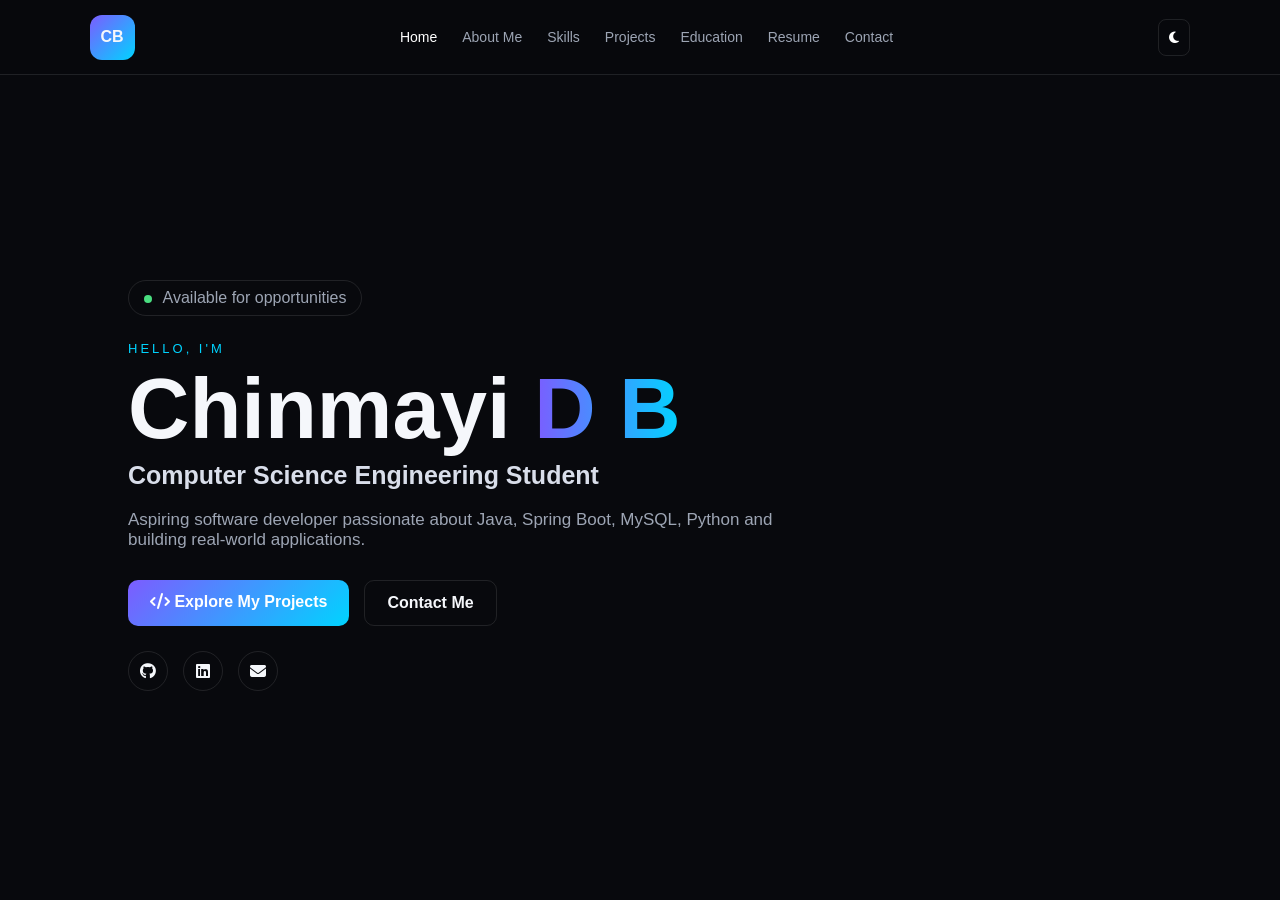
<file: index.html>
<!DOCTYPE html>
<html lang="en">
<head>
    <meta charset="UTF-8">
    <meta name="viewport" content="width=device-width, initial-scale=1.0">

    <title>Chinmayi D B | Home</title>

    <link rel="stylesheet" href="style.css">

    <link rel="stylesheet"
          href="https://cdnjs.cloudflare.com/ajax/libs/font-awesome/6.5.2/css/all.min.css">

</head>

<body>

<header class="navbar">

    <a href="index.html" class="logo">CB</a>

    <nav>
        <a class="active" href="index.html">Home</a>
        <a href="about.html">About Me</a>
        <a href="skills.html">Skills</a>
        <a href="projects.html">Projects</a>
        <a href="education.html">Education</a>
        <a href="resume.html">Resume</a>
        <a href="contact.html">Contact</a>
    </nav>

    <button id="themeToggle">
        <i class="fas fa-moon"></i>
    </button>

</header>


<main class="home">

    <div class="home-content">

        <div class="status">
            <span></span>
            Available for opportunities
        </div>

        <p class="small-title">
            HELLO, I'M
        </p>

        <h1>
            Chinmayi <span>D B</span>
        </h1>

        <h2>
            Computer Science Engineering Student
        </h2>

        <p>
            Aspiring software developer passionate about
            Java, Spring Boot, MySQL, Python and building
            real-world applications.
        </p>

        <div class="buttons">

            <a href="projects.html" class="btn primary">
                <i class="fas fa-code"></i>
                Explore My Projects
            </a>

            <a href="contact.html" class="btn secondary">
                Contact Me
            </a>

        </div>

        <div class="social">

            <a href="#" target="_blank">
                <i class="fab fa-github"></i>
            </a>

            <a href="#" target="_blank">
                <i class="fab fa-linkedin"></i>
            </a>

            <a href="mailto:dbchinmayi@gmail.com">
                <i class="fas fa-envelope"></i>
            </a>

        </div>

    </div>


    


        </div>

    </div>

</main>


<script src="script.js"></script>

</body>
</html>
</file>
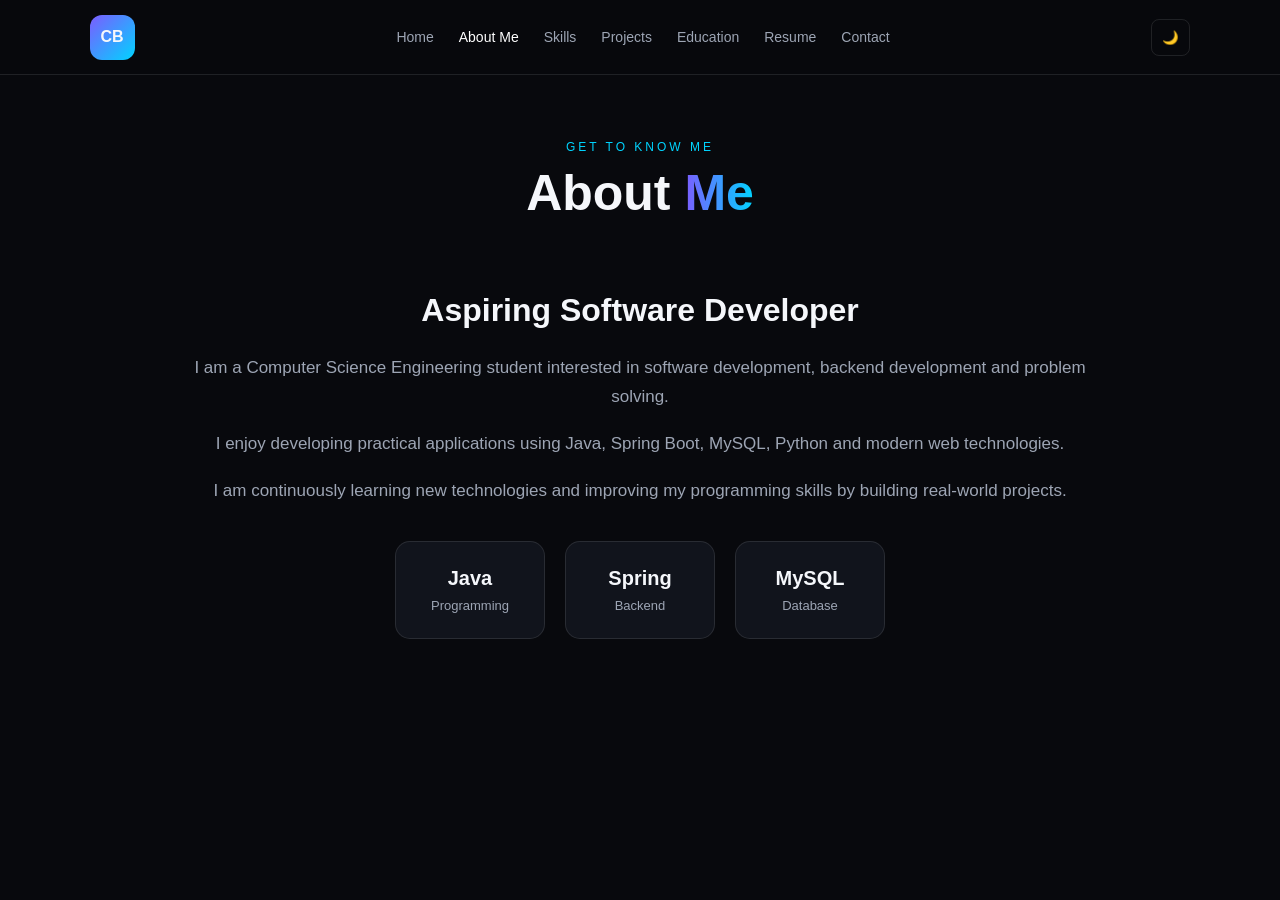
<file: about.html>
<!DOCTYPE html>
<html lang="en">

<head>

    <meta charset="UTF-8">

    <meta name="viewport"
          content="width=device-width, initial-scale=1.0">

    <title>About Me | Chinmayi D B</title>

    <link rel="stylesheet" href="style.css">

</head>

<body>

<header class="navbar">

    <a href="index.html" class="logo">CB</a>

    <nav>
        <a href="index.html">Home</a>

        <a class="active" href="about.html">
            About Me
        </a>

        <a href="skills.html">
            Skills
        </a>

        <a href="projects.html">
            Projects
        </a>

        <a href="education.html">
            Education
        </a>

        <a href="resume.html">
            Resume
        </a>

        <a href="contact.html">
            Contact
        </a>
    </nav>

    <button id="themeToggle">
        🌙
    </button>

</header>


<!-- ================= ABOUT PAGE ================= -->

<main class="page">


    <!-- PAGE TITLE -->

    <div class="page-title">

        <p>
            GET TO KNOW ME
        </p>

        <h1>
            About <span>Me</span>
        </h1>

    </div>


    <!-- ABOUT CONTENT -->

    <section class="about-page">


        <!-- REMOVE EMPTY PHOTO SECTION -->

        <div class="about-text">

            <h2>
                Aspiring Software Developer
            </h2>


            <p>
                I am a Computer Science Engineering student
                interested in software development, backend
                development and problem solving.
            </p>


            <p>
                I enjoy developing practical applications
                using Java, Spring Boot, MySQL, Python and
                modern web technologies.
            </p>


            <p>
                I am continuously learning new technologies
                and improving my programming skills by
                building real-world projects.
            </p>


            <!-- SKILL BOXES -->

            <div class="about-boxes">

                <div>

                    <strong>
                        Java
                    </strong>

                    <span>
                        Programming
                    </span>

                </div>


                <div>

                    <strong>
                        Spring
                    </strong>

                    <span>
                        Backend
                    </span>

                </div>


                <div>

                    <strong>
                        MySQL
                    </strong>

                    <span>
                        Database
                    </span>

                </div>

            </div>

        </div>

    </section>

</main>


<script src="script.js"></script>

</body>

</html>
</file>
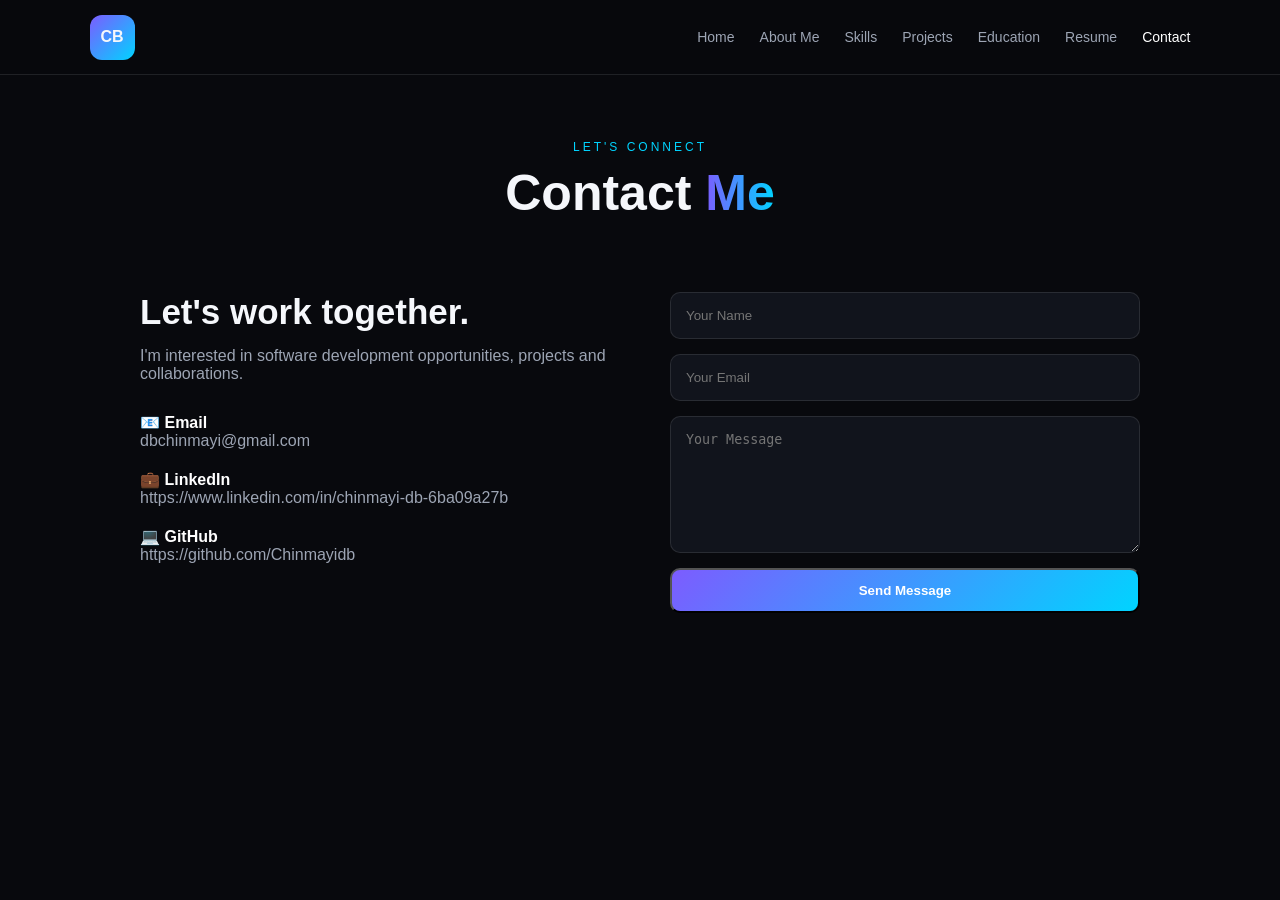
<file: contact.html>
<!DOCTYPE html>
<html lang="en">

<head>

    <meta charset="UTF-8">

    <meta name="viewport"
          content="width=device-width, initial-scale=1.0">

    <title>Contact | Chinmayi D B</title>

    <link rel="stylesheet" href="style.css">

</head>

<body>

<header class="navbar">

    <a href="index.html" class="logo">CB</a>

    <nav>
        <a href="index.html">Home</a>
        <a href="about.html">About Me</a>
        <a href="skills.html">Skills</a>
        <a href="projects.html">Projects</a>
        <a href="education.html">Education</a>
        <a href="resume.html">Resume</a>
        <a class="active" href="contact.html">Contact</a>
    </nav>

</header>


<main class="page">

    <div class="page-title">

        <p>LET'S CONNECT</p>

        <h1>Contact <span>Me</span></h1>

    </div>


    <div class="contact-container">

        <div class="contact-info">

            <h2>
                Let's work together.
            </h2>

            <p>
                I'm interested in software development
                opportunities, projects and collaborations.
            </p>

            <div class="contact-details">

                <p>
                    📧
                    <strong>Email</strong><br>
                    dbchinmayi@gmail.com
                </p>

                <p>
                    💼
                    <strong>LinkedIn</strong><br>
                    https://www.linkedin.com/in/chinmayi-db-6ba09a27b
                </p>

                <p>
                    💻
                    <strong>GitHub</strong><br>
                    https://github.com/Chinmayidb
                </p>

            </div>

        </div>


        <form id="contactForm">

            <input
                type="text"
                placeholder="Your Name"
                required>

            <input
                type="email"
                placeholder="Your Email"
                required>

            <textarea
                rows="7"
                placeholder="Your Message"
                required></textarea>

            <button type="submit"
                    class="btn primary">

                Send Message

            </button>

        </form>

    </div>

</main>


<script src="script.js"></script>

</body>
</html>
</file>
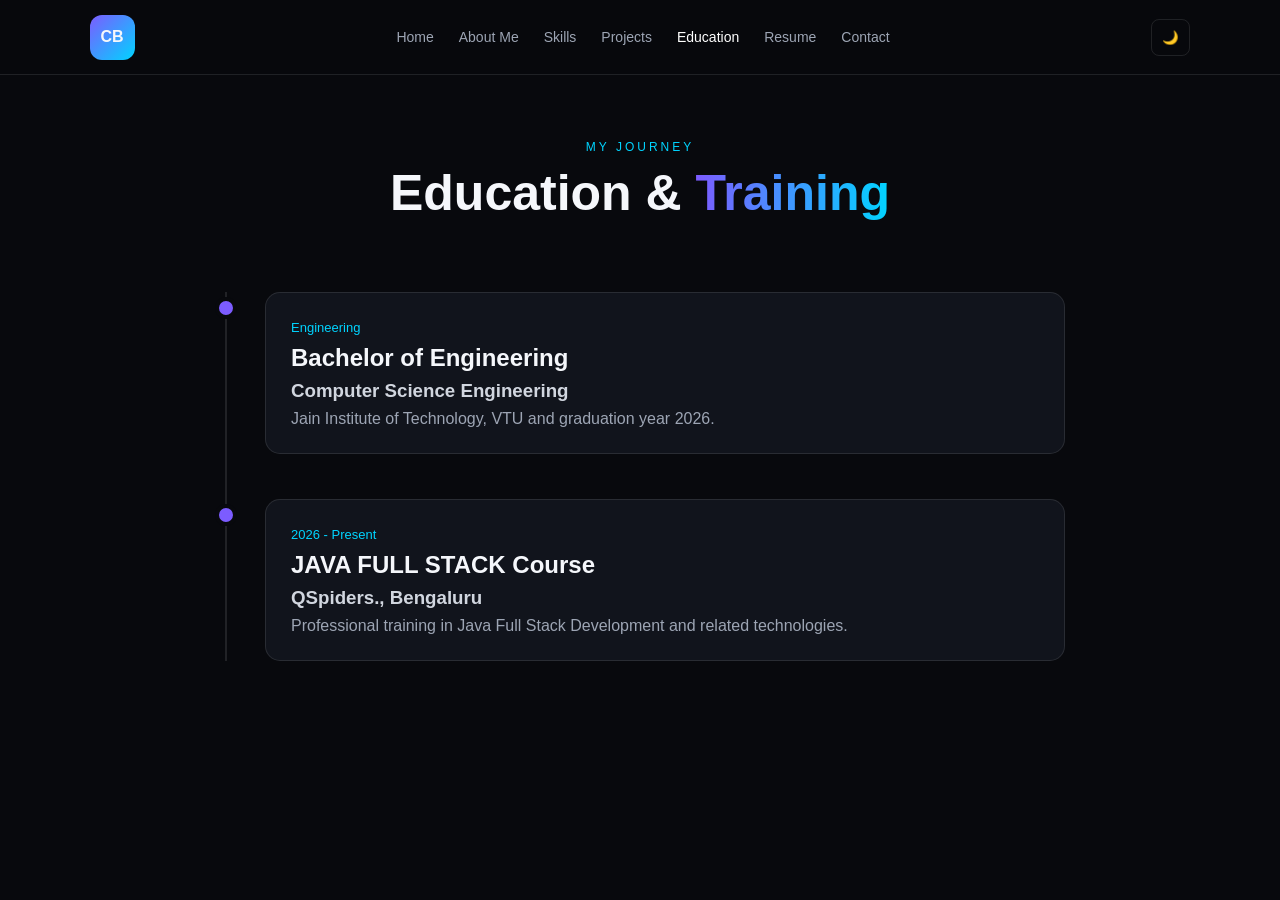
<file: education.html>
<!DOCTYPE html>
<html lang="en">

<head>

    <meta charset="UTF-8">

    <meta name="viewport"
          content="width=device-width, initial-scale=1.0">

    <title>Education | Chinmayi D B</title>

    <link rel="stylesheet" href="style.css">

</head>

<body>

<header class="navbar">

    <a href="index.html" class="logo">CB</a>

    <nav>
        <a href="index.html">Home</a>
        <a href="about.html">About Me</a>
        <a href="skills.html">Skills</a>
        <a href="projects.html">Projects</a>
        <a class="active" href="education.html">Education</a>
        <a href="resume.html">Resume</a>
        <a href="contact.html">Contact</a>
    </nav>

    <button id="themeToggle">🌙</button>

</header>


<main class="page">

    <div class="page-title">

        <p>MY JOURNEY</p>

        <h1>Education & <span>Training</span></h1>

    </div>


    <div class="timeline">

        <div class="timeline-item">

            <div class="timeline-dot"></div>

            <div class="timeline-card">

                <span>Engineering</span>

                <h2>
                    Bachelor of Engineering
                </h2>

                <h3>
                    Computer Science Engineering
                </h3>

                <p>
                    Jain Institute of Technology, VTU
                    and graduation year 2026.
                </p>

            </div>

        </div>


        <div class="timeline-item">

            <div class="timeline-dot"></div>

            <div class="timeline-card">

                <span>2026 - Present</span>

                <h2>
                    JAVA FULL STACK Course
                </h2>

                <h3>
                    QSpiders., Bengaluru
                </h3>

                <p>
                    Professional training in Java Full Stack Development and related technologies.
                </p>

            </div>

        </div>

    </div>

</main>

<script src="script.js"></script>

</body>
</html>
</file>
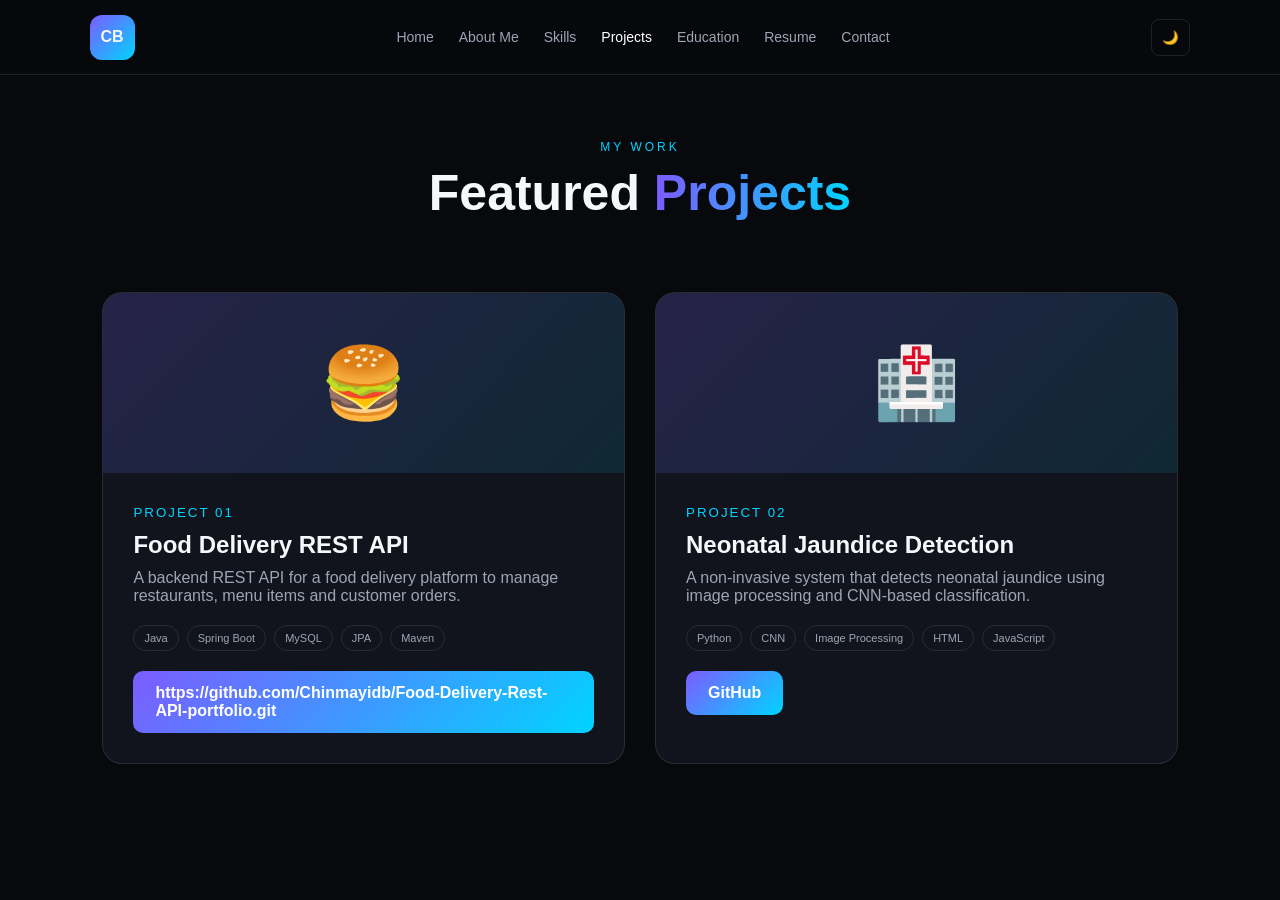
<file: projects.html>
<!DOCTYPE html>
<html lang="en">

<head>

    <meta charset="UTF-8">

    <meta name="viewport"
          content="width=device-width, initial-scale=1.0">

    <title>Projects | Chinmayi D B</title>

    <link rel="stylesheet" href="style.css">

</head>

<body>

<header class="navbar">

    <a href="index.html" class="logo">CB</a>

    <nav>
        <a href="index.html">Home</a>
        <a href="about.html">About Me</a>
        <a href="skills.html">Skills</a>
        <a class="active" href="projects.html">Projects</a>
        <a href="education.html">Education</a>
        <a href="resume.html">Resume</a>
        <a href="contact.html">Contact</a>
    </nav>

    <button id="themeToggle">🌙</button>

</header>


<main class="page">

    <div class="page-title">

        <p>MY WORK</p>

        <h1>Featured <span>Projects</span></h1>

    </div>


    <div class="projects-container">


        <!-- FOOD DELIVERY -->

        <article class="project">

            <div class="project-image">
                🍔
            </div>

            <div class="project-body">

                <small>PROJECT 01</small>

                <h2>
                    Food Delivery REST API
                </h2>

                <p>
                    A backend REST API for a food delivery
                    platform to manage restaurants, menu
                    items and customer orders.
                </p>

                <div class="tags">

                    <span>Java</span>
                    <span>Spring Boot</span>
                    <span>MySQL</span>
                    <span>JPA</span>
                    <span>Maven</span>

                </div>

                <div class="project-buttons">

                    <a href="#" class="btn primary">
                       https://github.com/Chinmayidb/Food-Delivery-Rest-API-portfolio.git
                    </a>

                </div>

            </div>

        </article>


        <!-- JAUNDICE -->

        <article class="project">

            <div class="project-image">
                🏥
            </div>

            <div class="project-body">

                <small>PROJECT 02</small>

                <h2>
                    Neonatal Jaundice Detection
                </h2>

                <p>
                    A non-invasive system that detects
                    neonatal jaundice using image processing
                    and CNN-based classification.
                </p>

                <div class="tags">

                    <span>Python</span>
                    <span>CNN</span>
                    <span>Image Processing</span>
                    <span>HTML</span>
                    <span>JavaScript</span>

                </div>

                <div class="project-buttons">

                    <a href="#" class="btn primary">
                        GitHub
                    </a>

                </div>

            </div>

        </article>

    </div>

</main>

<script src="script.js"></script>

</body>
</html>
</file>
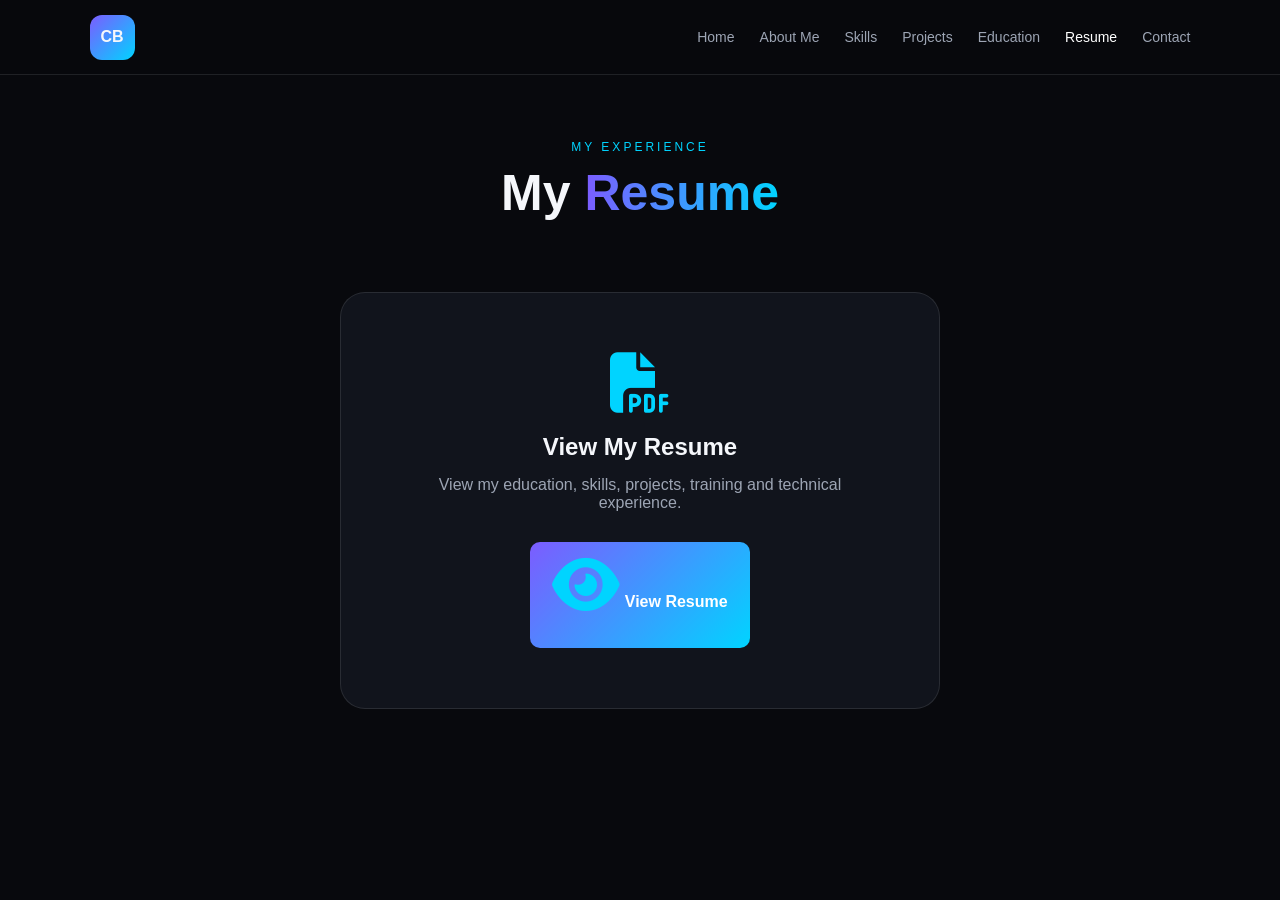
<file: resume.html>
<!DOCTYPE html>
<html lang="en">

<head>

    <meta charset="UTF-8">

    <meta name="viewport"
          content="width=device-width, initial-scale=1.0">

    <title>Resume | Chinmayi D B</title>

    <!-- Main CSS -->
    <link rel="stylesheet" href="style.css">

    <!-- Font Awesome -->
    <link rel="stylesheet"
          href="https://cdnjs.cloudflare.com/ajax/libs/font-awesome/6.5.2/css/all.min.css">

</head>


<body>


<!-- ================= NAVBAR ================= -->

<header class="navbar">

    <a href="index.html" class="logo">
        CB
    </a>

    <nav>

        <a href="index.html">
            Home
        </a>

        <a href="about.html">
            About Me
        </a>

        <a href="skills.html">
            Skills
        </a>

        <a href="projects.html">
            Projects
        </a>

        <a href="education.html">
            Education
        </a>

        <a href="resume.html" class="active">
            Resume
        </a>

        <a href="contact.html">
            Contact
        </a>

    </nav>

</header>



<!-- ================= RESUME PAGE ================= -->

<main class="page resume-page">


    <!-- PAGE TITLE -->

    <div class="page-title">

        <p>
            MY EXPERIENCE
        </p>

        <h1>
            My <span>Resume</span>
        </h1>

    </div>



    <!-- RESUME CARD -->

    <div class="resume-box">

        <!-- PDF ICON -->

        <i class="fa-solid fa-file-pdf"></i>


        <h2>
            View My Resume
        </h2>


        <p>
            View my education, skills, projects,
            training and technical experience.
        </p>


        <!-- VIEW RESUME BUTTON -->

        <a href="assets/resume.pdf"
           target="_blank"
           class="btn primary">

            <i class="fa-solid fa-eye"></i>

            View Resume

        </a>

    </div>


</main>


</body>

</html>
</file>
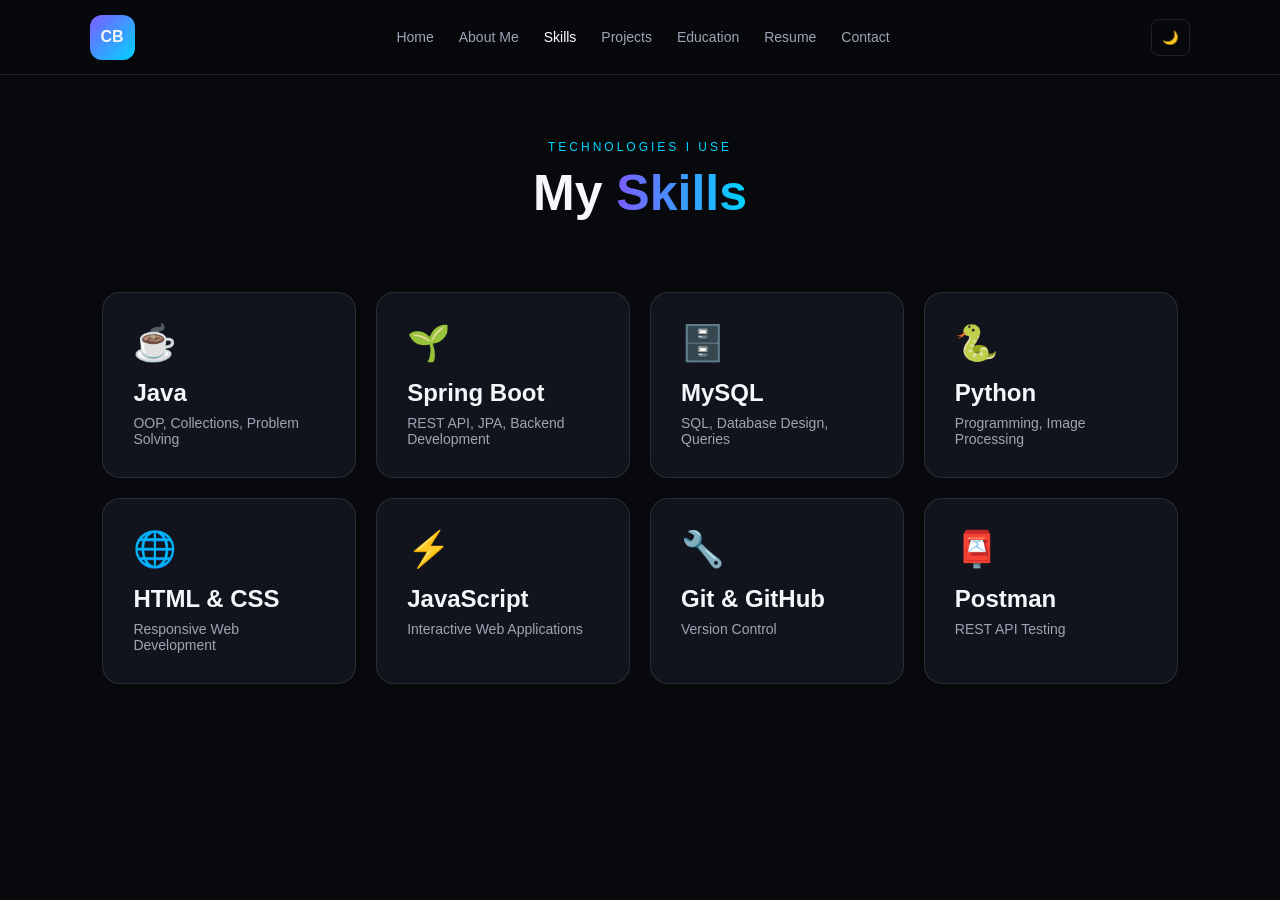
<file: skills.html>
<!DOCTYPE html>
<html lang="en">

<head>

    <meta charset="UTF-8">

    <meta name="viewport"
          content="width=device-width, initial-scale=1.0">

    <title>Skills | Chinmayi D B</title>

    <link rel="stylesheet" href="style.css">

</head>

<body>

<header class="navbar">

    <a href="index.html" class="logo">CB</a>

    <nav>
        <a href="index.html">Home</a>
        <a href="about.html">About Me</a>
        <a class="active" href="skills.html">Skills</a>
        <a href="projects.html">Projects</a>
        <a href="education.html">Education</a>
        <a href="resume.html">Resume</a>
        <a href="contact.html">Contact</a>
    </nav>

    <button id="themeToggle">🌙</button>

</header>


<main class="page">

    <div class="page-title">

        <p>TECHNOLOGIES I USE</p>

        <h1>My <span>Skills</span></h1>

    </div>


    <div class="skills-container">

        <div class="skill">
            <div class="skill-icon">☕</div>
            <h2>Java</h2>
            <p>OOP, Collections, Problem Solving</p>
        </div>

        <div class="skill">
            <div class="skill-icon">🌱</div>
            <h2>Spring Boot</h2>
            <p>REST API, JPA, Backend Development</p>
        </div>

        <div class="skill">
            <div class="skill-icon">🗄️</div>
            <h2>MySQL</h2>
            <p>SQL, Database Design, Queries</p>
        </div>

        <div class="skill">
            <div class="skill-icon">🐍</div>
            <h2>Python</h2>
            <p>Programming, Image Processing</p>
        </div>

        <div class="skill">
            <div class="skill-icon">🌐</div>
            <h2>HTML & CSS</h2>
            <p>Responsive Web Development</p>
        </div>

        <div class="skill">
            <div class="skill-icon">⚡</div>
            <h2>JavaScript</h2>
            <p>Interactive Web Applications</p>
        </div>

        <div class="skill">
            <div class="skill-icon">🔧</div>
            <h2>Git & GitHub</h2>
            <p>Version Control</p>
        </div>

        <div class="skill">
            <div class="skill-icon">📮</div>
            <h2>Postman</h2>
            <p>REST API Testing</p>
        </div>

    </div>

</main>

<script src="script.js"></script>

</body>
</html>
</file>
<file: style.css>
* {
    margin: 0;
    padding: 0;
    box-sizing: border-box;
}

:root {
    --bg: #08090d;
    --card: #11141c;
    --text: #f5f7fb;
    --muted: #9da5b4;
    --accent: #7c5cff;
    --accent2: #00d4ff;
    --border: rgba(255,255,255,0.1);
}

html {
    scroll-behavior: smooth;
}

body {
    font-family: Arial, sans-serif;
    background: var(--bg);
    color: var(--text);
}

a {
    text-decoration: none;
    color: inherit;
}


/* NAVBAR */

.navbar {
    height: 75px;

    position: fixed;
    top: 0;
    left: 0;
    right: 0;

    display: flex;
    align-items: center;
    justify-content: space-between;

    padding: 0 7%;

    background: rgba(8,9,13,0.85);

    backdrop-filter: blur(15px);

    border-bottom: 1px solid var(--border);

    z-index: 1000;
}

.logo {
    width: 45px;
    height: 45px;

    display: flex;
    align-items: center;
    justify-content: center;

    border-radius: 12px;

    font-weight: bold;

    background: linear-gradient(
        135deg,
        var(--accent),
        var(--accent2)
    );
}

nav {
    display: flex;
    gap: 25px;
}

nav a {
    color: var(--muted);
    font-size: 14px;
    transition: 0.3s;
}

nav a:hover,
nav a.active {
    color: white;
}

#themeToggle {
    background: transparent;
    color: white;

    border: 1px solid var(--border);

    padding: 10px;

    border-radius: 8px;

    cursor: pointer;
}


/* HOME */

.home {
    min-height: 100vh;

    display: flex;

    align-items: center;

    justify-content: space-between;

    padding: 120px 10% 50px;

    gap: 50px;
}

.home-content {
    max-width: 700px;
}

.status {
    display: inline-block;

    padding: 8px 15px;

    border: 1px solid var(--border);

    border-radius: 30px;

    color: var(--muted);

    margin-bottom: 25px;
}

.status span {
    display: inline-block;

    width: 8px;
    height: 8px;

    border-radius: 50%;

    background: #4ade80;

    margin-right: 7px;
}

.small-title {
    color: var(--accent2);

    letter-spacing: 3px;

    font-size: 13px;
}

.home h1 {
    font-size: clamp(50px, 7vw, 85px);

    margin: 10px 0;

    line-height: 1;
}

.home h1 span,
.page-title h1 span {
    background: linear-gradient(
        90deg,
        var(--accent),
        var(--accent2)
    );

    -webkit-background-clip: text;

    color: transparent;
}

.home h2 {
    font-size: 25px;

    color: #d9deea;
}

.home-content > p:not(.small-title) {
    color: var(--muted);

    font-size: 17px;

    margin: 20px 0;

    max-width: 650px;
}

.buttons {
    display: flex;

    gap: 15px;

    margin-top: 30px;
}

.btn {
    display: inline-block;

    padding: 13px 22px;

    border-radius: 10px;

    font-weight: bold;

    transition: 0.3s;
}

.btn:hover {
    transform: translateY(-3px);
}

.primary {
    background: linear-gradient(
        135deg,
        var(--accent),
        var(--accent2)
    );

    color: white;
}

.secondary {
    border: 1px solid var(--border);
}

.social {
    display: flex;

    gap: 15px;

    margin-top: 25px;
}

.social a {
    width: 40px;
    height: 40px;

    display: flex;

    align-items: center;
    justify-content: center;

    border: 1px solid var(--border);

    border-radius: 50%;
}

.home-image {
    position: relative;
}

.profile {
    width: 350px;
    height: 350px;

    border-radius: 50%;

    padding: 8px;

    background: linear-gradient(
        135deg,
        var(--accent),
        var(--accent2)
    );
}

.profile img {
    width: 100%;
    height: 100%;

    object-fit: cover;

    border-radius: 50%;

    background: var(--card);
}

.glow {
    position: absolute;

    width: 350px;
    height: 350px;

    background: var(--accent);

    filter: blur(100px);

    opacity: 0.25;

    z-index: -1;
}


/* GENERAL PAGE */

.page {
    min-height: 100vh;

    padding: 140px 8% 80px;
}

.page-title {
    text-align: center;

    margin-bottom: 70px;
}

.page-title p {
    color: var(--accent2);

    letter-spacing: 3px;

    font-size: 12px;

    margin-bottom: 10px;
}

.page-title h1 {
    font-size: 50px;
}


/* ABOUT */

/* ============================= */
/* ABOUT PAGE - FULL WIDTH */
/* ============================= */

.about-page {
    max-width: 1000px;
    margin: 0 auto;

    display: block;

    text-align: center;
}

.about-text {
    width: 100%;
    max-width: 900px;
    margin: 0 auto;
}

.about-text h2 {
    font-size: 32px;
    margin-bottom: 25px;
}

.about-text p {
    color: var(--muted);
    font-size: 17px;
    line-height: 1.7;
    margin-bottom: 18px;
}


/* ============================= */
/* ABOUT BOXES */
/* ============================= */

.about-boxes {
    display: flex;
    justify-content: center;
    gap: 20px;

    margin-top: 35px;
}

.about-boxes div {
    min-width: 150px;

    padding: 25px;

    border: 1px solid var(--border);
    border-radius: 15px;

    background: var(--card);

    transition: 0.3s;
}

.about-boxes div:hover {
    transform: translateY(-8px);
    border-color: var(--accent);
}

.about-boxes strong {
    display: block;
    font-size: 20px;
    margin-bottom: 8px;
}

.about-boxes span {
    display: block;
    color: var(--muted);
    font-size: 13px;
}


/* ============================= */
/* MOBILE */
/* ============================= */

@media(max-width: 600px) {

    .about-page {
        width: 100%;
    }

    .about-text {
        width: 100%;
    }

    .about-boxes {
        flex-direction: column;
        align-items: center;
    }

    .about-boxes div {
        width: 100%;
        max-width: 300px;
    }

}

/* SKILLS */

.skills-container {
    max-width: 1100px;

    margin: auto;

    display: grid;

    grid-template-columns: repeat(4,1fr);

    gap: 20px;
}

.skill {
    padding: 30px;

    border: 1px solid var(--border);

    border-radius: 18px;

    background: var(--card);

    transition: 0.3s;
}

.skill:hover {
    transform: translateY(-8px);

    border-color: var(--accent);
}

.skill-icon {
    font-size: 35px;

    margin-bottom: 15px;
}

.skill p {
    color: var(--muted);

    margin-top: 8px;

    font-size: 14px;
}


/* PROJECTS */

.projects-container {
    max-width: 1100px;

    margin: auto;

    display: grid;

    grid-template-columns: repeat(2,1fr);

    gap: 30px;
}

.project {
    border: 1px solid var(--border);

    border-radius: 20px;

    overflow: hidden;

    background: var(--card);

    transition: 0.3s;
}

.project:hover {
    transform: translateY(-8px);

    border-color: var(--accent);
}

.project-image {
    height: 180px;

    display: flex;

    align-items: center;
    justify-content: center;

    font-size: 70px;

    background:
        linear-gradient(
            135deg,
            rgba(124,92,255,0.2),
            rgba(0,212,255,0.1)
        );
}

.project-body {
    padding: 30px;
}

.project-body small {
    color: var(--accent2);

    letter-spacing: 2px;
}

.project-body h2 {
    margin: 10px 0;
}

.project-body p {
    color: var(--muted);
}

.tags {
    display: flex;

    flex-wrap: wrap;

    gap: 8px;

    margin: 20px 0;
}

.tags span {
    padding: 6px 10px;

    border: 1px solid var(--border);

    border-radius: 20px;

    color: var(--muted);

    font-size: 11px;
}


/* TIMELINE */

.timeline {
    max-width: 850px;

    margin: auto;

    position: relative;
}

.timeline::before {
    content: "";

    position: absolute;

    left: 10px;

    top: 0;

    width: 2px;

    height: 100%;

    background: var(--border);
}

.timeline-item {
    position: relative;

    padding-left: 50px;

    margin-bottom: 45px;
}

.timeline-dot {
    position: absolute;

    left: 0;
    top: 5px;

    width: 22px;
    height: 22px;

    border-radius: 50%;

    background: var(--accent);

    border: 4px solid var(--bg);
}

.timeline-card {
    padding: 25px;

    border: 1px solid var(--border);

    border-radius: 15px;

    background: var(--card);
}

.timeline-card span {
    color: var(--accent2);

    font-size: 13px;
}

.timeline-card h2 {
    margin: 8px 0;
}

.timeline-card h3 {
    color: #d1d6df;

    margin-bottom: 8px;
}

.timeline-card p {
    color: var(--muted);
}


/* RESUME */

.resume-page {
    display: flex;

    flex-direction: column;

    align-items: center;
}

.resume-box {
    max-width: 600px;

    padding: 60px;

    text-align: center;

    border: 1px solid var(--border);

    border-radius: 25px;

    background: var(--card);
}

.resume-box i {
    font-size: 60px;

    color: var(--accent2);

    margin-bottom: 20px;
}

.resume-box p {
    color: var(--muted);

    margin: 15px 0 30px;
}


/* CONTACT */

.contact-container {
    max-width: 1000px;

    margin: auto;

    display: grid;

    grid-template-columns: 1fr 1fr;

    gap: 60px;
}

.contact-info h2 {
    font-size: 35px;

    margin-bottom: 15px;
}

.contact-info > p {
    color: var(--muted);

    margin-bottom: 30px;
}

.contact-details p {
    color: var(--muted);

    margin-bottom: 20px;
}

.contact-details strong {
    color: white;
}

#contactForm {
    display: flex;

    flex-direction: column;

    gap: 15px;
}

#contactForm input,
#contactForm textarea {
    width: 100%;

    padding: 15px;

    border: 1px solid var(--border);

    border-radius: 10px;

    background: var(--card);

    color: white;

    outline: none;
}

#contactForm textarea {
    resize: vertical;
}


/* MOBILE */

@media(max-width: 900px) {

    nav {
        gap: 10px;
    }

    nav a {
        font-size: 11px;
    }

    .home {
        flex-direction: column-reverse;

        text-align: center;

        padding-top: 130px;
    }

    .buttons,
    .social {
        justify-content: center;
    }

    .about-page {
        grid-template-columns: 1fr;
    }

    .about-photo {
        max-width: 350px;

        margin: auto;
    }

    .skills-container {
        grid-template-columns: repeat(2,1fr);
    }

    .projects-container {
        grid-template-columns: 1fr;
    }

    .contact-container {
        grid-template-columns: 1fr;
    }
}


@media(max-width: 600px) {

    .navbar {
        padding: 0 4%;
    }

    nav {
        display: none;
    }

    .home h1 {
        font-size: 55px;
    }

    .profile {
        width: 250px;
        height: 250px;
    }

    .skills-container {
        grid-template-columns: 1fr;
    }

    .about-boxes {
        flex-direction: column;
    }

    .page-title h1 {
        font-size: 38px;
    }

}
</file>
